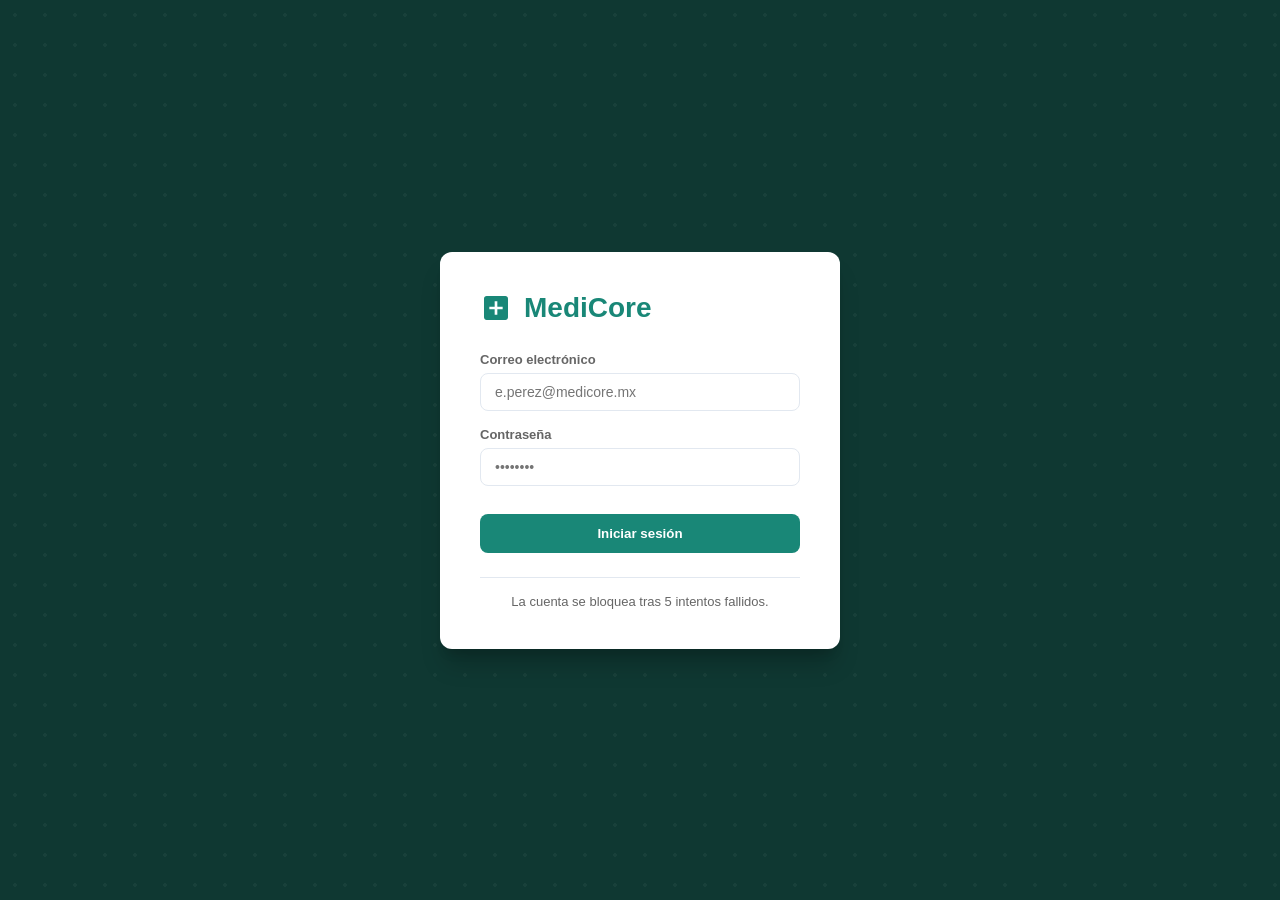
<file: medicore-frontend/index.html>
<!DOCTYPE html>
<html lang="es">
<head>
    <meta charset="UTF-8">
    <title>MediCore - Iniciar Sesión</title>
    <link rel="stylesheet" href="css/styles.css">
    <style>
        body.login-bg {
            background-color: var(--bg-primary);
            /* Patrón de puntos sutil para dar textura al fondo plano */
            background-image: radial-gradient(rgba(255, 255, 255, 0.04) 2px, transparent 2px);
            background-size: 30px 30px;
            display: flex;
            justify-content: center;
            align-items: center;
            height: 100vh;
            margin: 0;
        }
        
        .login-card {
            background-color: var(--bg-card);
            padding: 40px;
            border-radius: 12px;
            width: 100%;
            max-width: 400px;
            /* Sombra más amplia para un efecto "flotante" profesional */
            box-shadow: 0 20px 25px -5px rgba(0, 0, 0, 0.2), 0 10px 10px -5px rgba(0, 0, 0, 0.1);
        }

        .brand-logo {
            display: flex;
            align-items: center;
            gap: 12px;
            margin-bottom: 28px;
        }

        .brand-logo h2 {
            color: var(--accent);
            margin: 0;
            font-size: 28px;
        }

        .login-footer {
            font-size: 13px;
            color: var(--text-muted);
            margin-top: 24px;
            text-align: center;
            border-top: 1px solid var(--border-color);
            padding-top: 16px;
        }

        .error-msg {
            color: var(--badge-danger-text);
            background-color: var(--badge-danger-bg);
            padding: 12px;
            border-radius: 8px;
            font-size: 13px;
            margin-bottom: 20px;
            display: none;
            border: 1px solid #f8b4b4;
        }
    </style>
</head>
<body class="login-bg">

    <div class="login-card">
        <!-- Logotipo SVG integrado -->
        <div class="brand-logo">
            <svg width="32" height="32" viewBox="0 0 24 24" fill="var(--accent)" xmlns="http://www.w3.org/2000/svg">
                <path d="M19 3H5C3.89 3 3 3.89 3 5V19C3 20.11 3.89 21 5 21H19C20.11 21 21 20.11 21 19V5C21 3.89 20.11 3 19 3ZM17 13H13V17H11V13H7V11H11V7H13V11H17V13Z" />
            </svg>
            <h2>MediCore</h2>
        </div>
        
        <div id="error-box" class="error-msg"></div>

        <form id="login-form">
            <div class="form-group">
                <label>Correo electrónico</label>
                <input type="email" id="correo" class="form-control" placeholder="e.perez@medicore.mx" required>
            </div>
            
            <div class="form-group">
                <label>Contraseña</label>
                <input type="password" id="password" class="form-control" placeholder="••••••••" required>
            </div>
            
            <button type="submit" class="btn btn-primary" style="width: 100%; margin-top: 12px; padding: 12px;">Iniciar sesión</button>
        </form>

        <div class="login-footer">
            La cuenta se bloquea tras 5 intentos fallidos.
        </div>
    </div>

    <script src="js/login.js"></script>
</body>
</html>
</file>
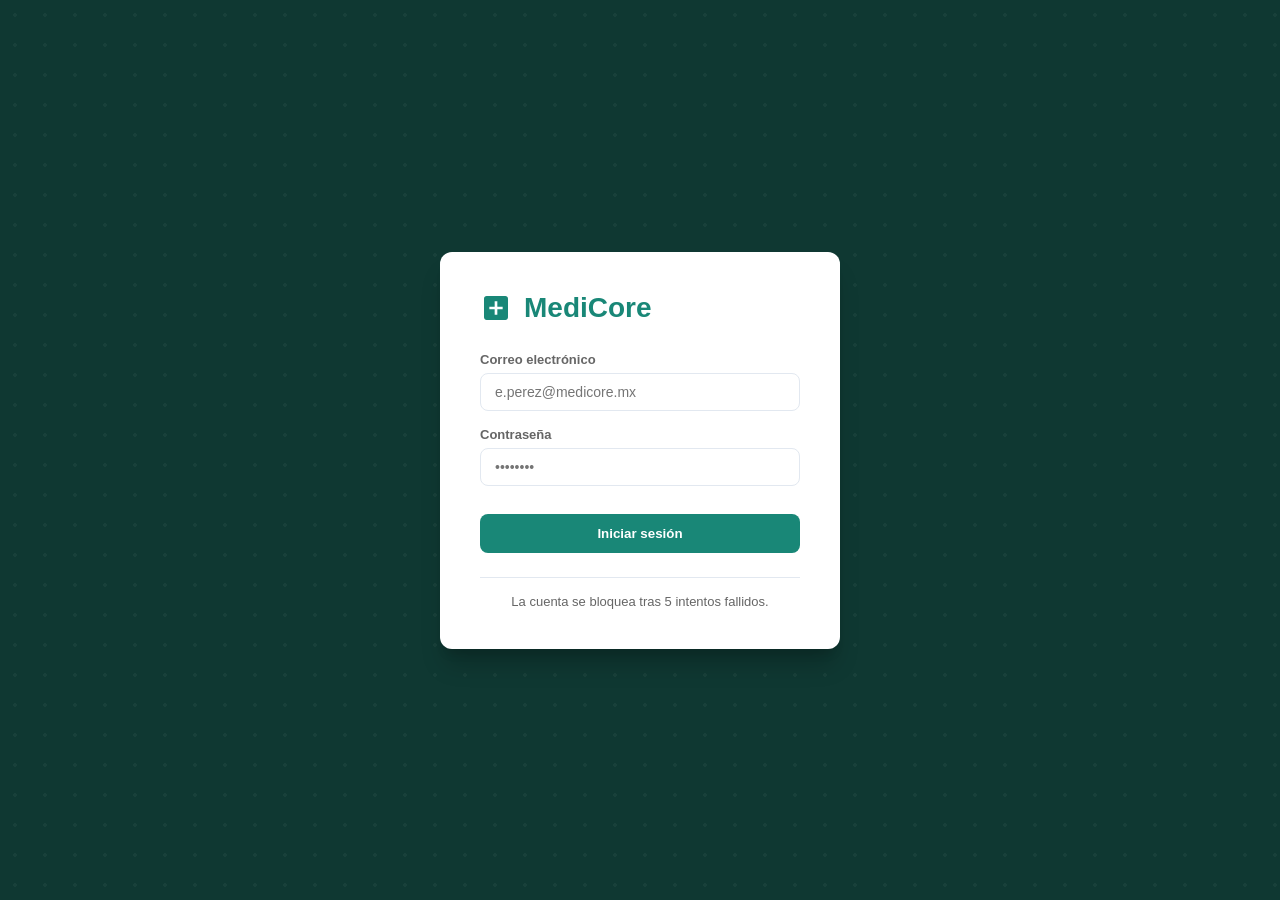
<file: medicore-frontend/admin.html>
<!DOCTYPE html>
<html lang="es">
<head>
    <meta charset="UTF-8">
    <title>MediCore - Administración</title>
    <link rel="stylesheet" href="css/styles.css">
</head>
<body>
    <div class="app-container">
        <!-- Menú Lateral -->
        <aside class="sidebar">
            <div>
                <div class="brand" style="display: flex; align-items: center; gap: 8px;">
                    <svg width="24" height="24" viewBox="0 0 24 24" fill="var(--accent)" xmlns="http://www.w3.org/2000/svg">
                        <path d="M19 3H5C3.89 3 3 3.89 3 5V19C3 20.11 3.89 21 5 21H19C20.11 21 21 20.11 21 19V5C21 3.89 20.11 3 19 3ZM17 13H13V17H11V13H7V11H11V7H13V11H17V13Z" />
                    </svg>
                    MediCore
                </div>
                <nav>
                    <button id="nav-usuarios" class="active" onclick="switchTab('usuarios')">Usuarios</button>
                    <button id="nav-reportes" onclick="switchTab('reportes')">Reportes</button>
                </nav>
            </div>

            <div>
                <button onclick="cerrarSesion()" style="width: 100%; background: transparent; border: none; color: #f87171; padding: 12px 16px; text-align: left; font-size: 15px; border-radius: 8px; cursor: pointer; transition: background 0.2s ease;">
                    Cerrar sesión
                </button>
            </div>
        </aside>

        <!-- Área Principal -->
        <main class="main-content">
            <div class="header-user">
                <span id="nombre-admin-header">Cargando... · Administradora</span>
            </div>

            <section id="tab-usuarios">
                <div style="display: flex; justify-content: space-between; align-items: center; margin-bottom: 24px;">
                    <h2>Usuarios y roles</h2>
                    <button class="btn btn-primary" onclick="toggleFormulario()">Nuevo usuario</button>
                </div>

                <!-- Formulario Dinámico (Crear / Editar) -->
                <div id="panel-nuevo-usuario" class="card" style="display: none; border-left: 4px solid var(--accent); margin-bottom: 24px;">
                    <h3 id="titulo-form" style="margin-bottom: 16px;">Registrar personal</h3>
                    <form id="form-usuario" onsubmit="guardarUsuario(event)">
                        <div style="display: grid; grid-template-columns: 1fr 1fr; gap: 16px;">
                            <div class="form-group">
                                <label>Nombre completo</label>
                                <input type="text" id="nombre" class="form-control" placeholder="Ej. Carlos Mendoza" required>
                            </div>
                            <div class="form-group">
                                <label>Correo electrónico</label>
                                <input type="email" id="correo" class="form-control" placeholder="c.mendoza@medicore.mx" required>
                            </div>
                            <div class="form-group" id="campo-password">
                                <label>Contraseña temporal</label>
                                <input type="password" id="password" class="form-control" placeholder="••••••••">
                            </div>
                            <div class="form-group">
                                <label>Rol del sistema</label>
                                <select id="rol" class="form-control" required>
                                    <option value="">-- Seleccionar rol --</option>
                                    <option value="Médico">Médico</option>
                                    <option value="Farmacia">Farmacia</option>
                                    <option value="Facturación">Facturación</option>
                                    <option value="Recepción">Recepción</option>
                                    <option value="Administrador">Administrador</option>
                                </select>
                            </div>
                        </div>
                        <div style="display: flex; justify-content: flex-end; gap: 12px; margin-top: 16px;">
                            <button type="button" class="btn btn-secondary" onclick="toggleFormulario()">Cancelar</button>
                            <button type="submit" class="btn btn-primary">Guardar usuario</button>
                        </div>
                    </form>
                </div>

                <!-- Tabla de Usuarios -->
                <div class="card">
                    <table class="table-custom">
                        <thead>
                            <tr>
                                <th>Nombre</th>
                                <th>Rol</th>
                                <th>Estado</th>
                                <th>Acciones</th>
                            </tr>
                        </thead>
                        <tbody id="tabla-usuarios-body">
                            <!-- Datos dinámicos -->
                        </tbody>
                    </table>
                </div>
            </section>

            <section id="tab-reportes" style="display: none;">
                <h2>Reportes financieros y operativos</h2>
                <br>
                <div class="card">
                    <p style="color: var(--text-muted);">Módulo de métricas en construcción...</p>
                </div>
            </section>
        </main>
    </div>

    <script src="js/admin.js"></script>
</body>
</html>
</file>
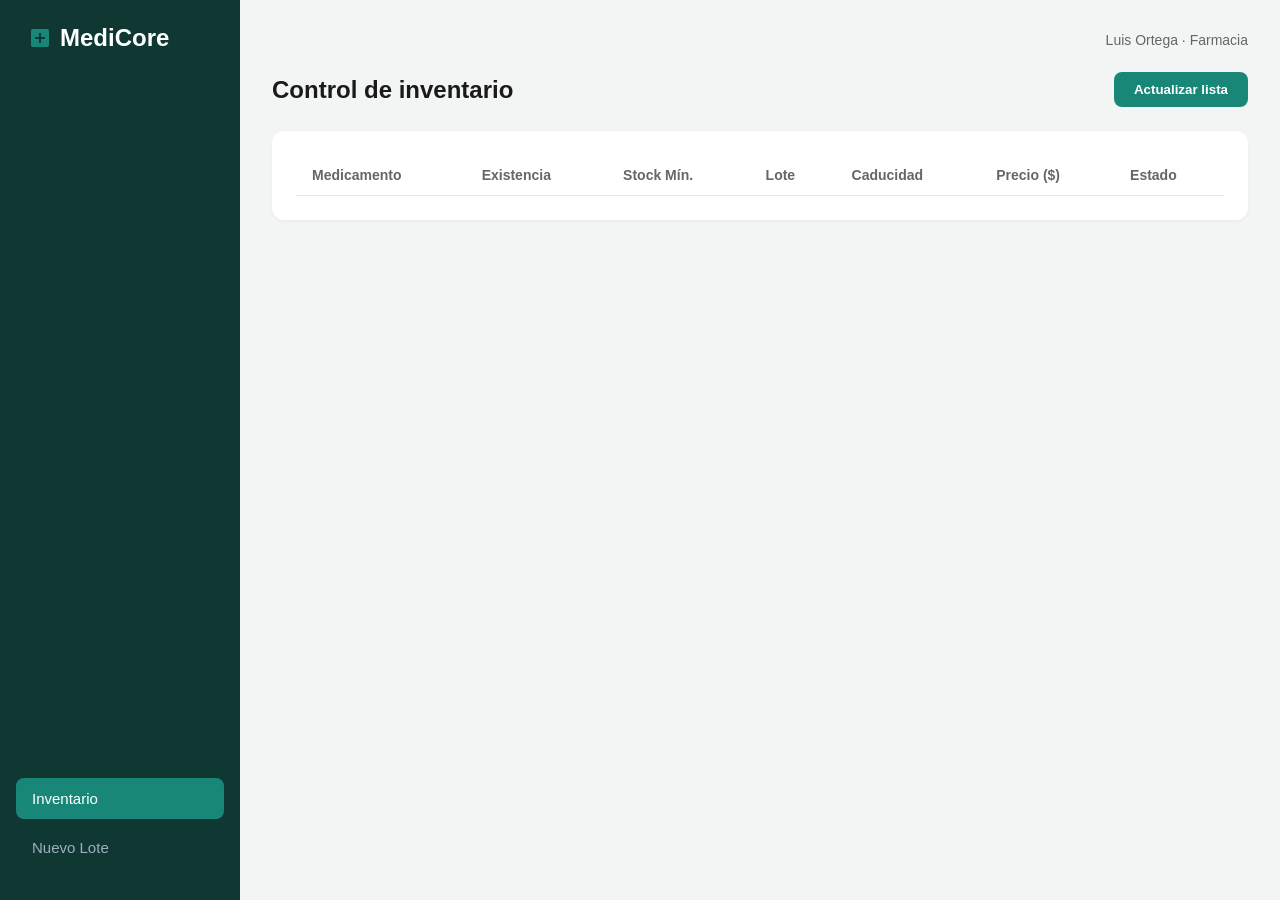
<file: medicore-frontend/farmacia.html>
<!DOCTYPE html>
<html lang="es">
<head>
    <meta charset="UTF-8">
    <title>MediCore - Módulo de Farmacia</title>
    <link rel="stylesheet" href="css/styles.css">
</head>
<body>
    <div class="app-container">
        <!-- Menú Lateral -->
        <aside class="sidebar">
            <div class="brand" style="display: flex; align-items: center; gap: 8px;">
                <svg width="24" height="24" viewBox="0 0 24 24" fill="var(--accent)" xmlns="http://www.w3.org/2000/svg">
                    <path d="M19 3H5C3.89 3 3 3.89 3 5V19C3 20.11 3.89 21 5 21H19C20.11 21 21 20.11 21 19V5C21 3.89 20.11 3 19 3ZM17 13H13V17H11V13H7V11H11V7H13V11H17V13Z" />
                </svg>
                MediCore
            </div>
            <nav>
                <button id="nav-inventario" class="active" onclick="switchTab('inventario')">Inventario</button>
                <button id="nav-entrada" onclick="switchTab('entrada')">Nuevo Lote</button>
            </nav>
        </aside>

        <!-- Área Principal -->
        <main class="main-content">
            <div class="header-user">
                <span id="nombre-usuario-header">Luis Ortega · Farmacia</span>
            </div>

            <!-- TAB 1: CONSULTA DE INVENTARIO (HU9) -->
            <section id="tab-inventario">
                <div style="display: flex; justify-content: space-between; align-items: center; margin-bottom: 24px;">
                    <h2>Control de inventario</h2>
                    <button class="btn btn-primary" onclick="cargarInventario()">Actualizar lista</button>
                </div>

                <div class="card">
                    <table class="table-custom">
                        <thead>
                            <tr>
                                <th>Medicamento</th>
                                <th>Existencia</th>
                                <th>Stock Mín.</th>
                                <th>Lote</th>
                                <th>Caducidad</th>
                                <th>Precio ($)</th>
                                <th>Estado</th>
                            </tr>
                        </thead>
                        <tbody id="tabla-inventario-body">
                            <!-- Datos cargados dinámicamente -->
                        </tbody>
                    </table>
                </div>
            </section>

            <!-- TAB 2: REGISTRAR ENTRADA DE MEDICAMENTO (HU15) -->
            <section id="tab-entrada" style="display: none;">
                <h2>Registrar entrada de medicamentos</h2>
                <br>
                <div class="card" style="max-width: 600px;">
                    <form id="form-medicamento" onsubmit="registrarMedicamento(event)">
                        <div class="form-group">
                            <label>Nombre del medicamento</label>
                            <input type="text" id="nombre" class="form-control" placeholder="Ej. Ibuprofeno 400 mg" required>
                        </div>
                        <div style="display: grid; grid-template-columns: 1fr 1fr; gap: 16px;">
                            <div class="form-group">
                                <label>Existencia inicial</label>
                                <input type="number" id="existencia" class="form-control" placeholder="50" required>
                            </div>
                            <div class="form-group">
                                <label>Stock mínimo</label>
                                <input type="number" id="stockMinimo" class="form-control" placeholder="20" required>
                            </div>
                        </div>
                        <div style="display: grid; grid-template-columns: 1fr 1fr; gap: 16px;">
                            <div class="form-group">
                                <label>Número de lote</label>
                                <input type="text" id="lote" class="form-control" placeholder="L-2402" required>
                            </div>
                            <div class="form-group">
                                <label>Fecha de caducidad</label>
                                <input type="date" id="caducidad" class="form-control" required>
                            </div>
                        </div>
                        <div class="form-group">
                            <label>Precio unitario ($)</label>
                            <input type="number" step="0.01" id="precio" class="form-control" placeholder="110.00" required>
                        </div>
                        <div style="display: flex; justify-content: flex-end; gap: 12px; margin-top: 20px;">
                            <button type="button" class="btn btn-secondary" onclick="switchTab('inventario')">Cancelar</button>
                            <button type="submit" class="btn btn-primary">Guardar en inventario</button>
                        </div>
                    </form>
                </div>
            </section>
        </main>
    </div>

    <script src="js/farmacia.js"></script>
</body>
</html>
</file>
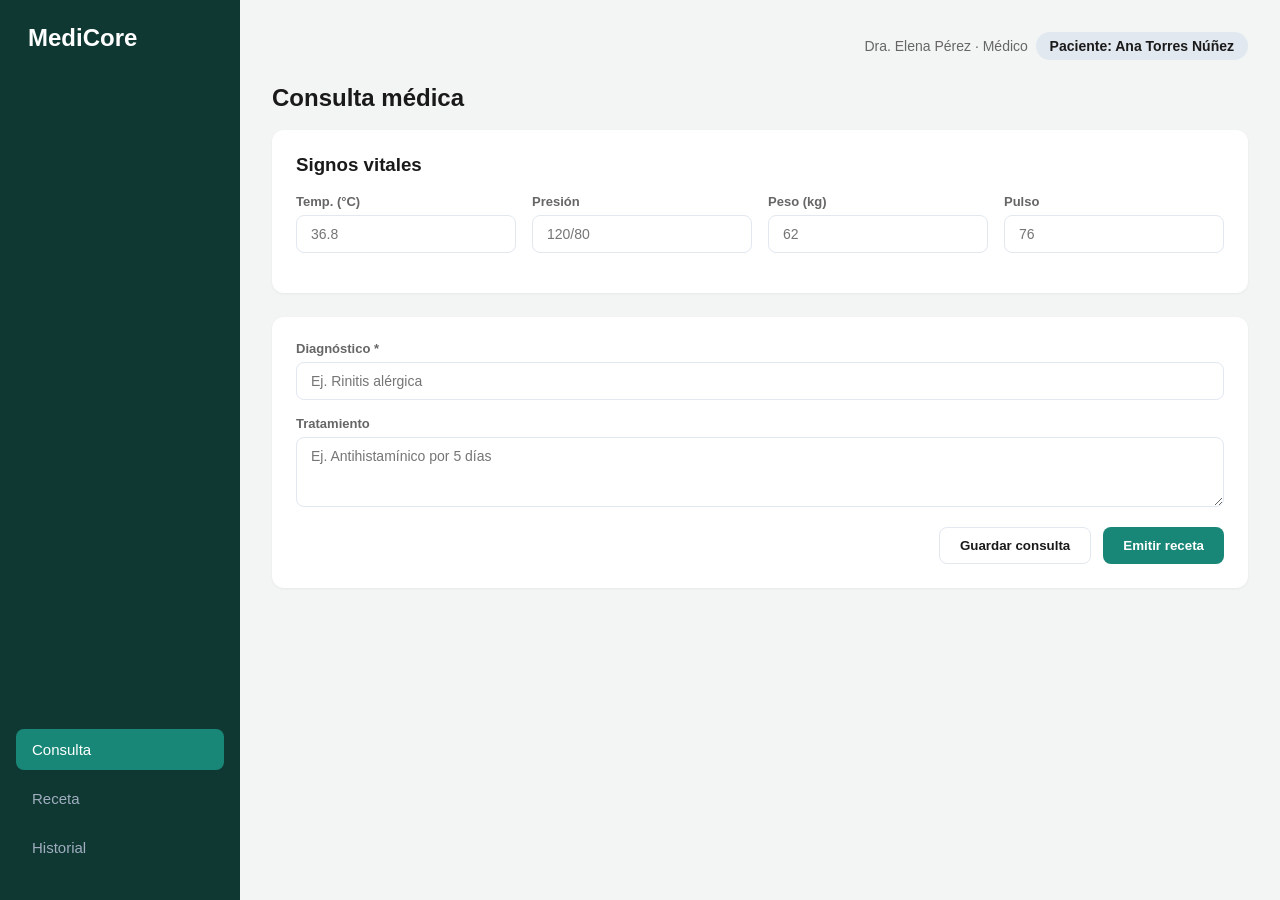
<file: medicore-frontend/medico.html>
<!DOCTYPE html>
<html lang="es">
<head>
    <meta charset="UTF-8">
    <title>MediCore - Panel Médico</title>
    <link rel="stylesheet" href="css/styles.css">
</head>
<body>
    <div class="app-container">
        <!-- Menú Lateral Navigacional -->
        <aside class="sidebar">
            <div class="brand">MediCore</div>
            <nav>
                <button id="nav-consulta" class="active" onclick="switchTab('consulta')">Consulta</button>
                <button id="nav-receta" onclick="switchTab('receta')">Receta</button>
                <button id="nav-historial" onclick="switchTab('historial')">Historial</button>
            </nav>
        </aside>

        <!-- Área de Trabajo -->
        <main class="main-content">
            <div class="header-user">
                <span>Dra. Elena Pérez · Médico &nbsp;</span>
                <span class="user-pill" id="paciente-actual">Paciente: Ana Torres Núñez</span>
            </div>

            <!-- TAB 1: REGISTRO DE CONSULTA (HU6) -->
            <section id="tab-consulta">
                <h2>Consulta médica</h2>
                <br>
                <form id="form-consulta" onsubmit="guardarConsulta(event)">
                    <div class="card">
                        <h3>Signos vitales</h3>
                        <br>
                        <div style="display: grid; grid-template-columns: repeat(4, 1fr); gap: 16px;">
                            <div class="form-group">
                                <label>Temp. (°C)</label>
                                <input type="number" step="0.1" id="temp" class="form-control" placeholder="36.8" required>
                            </div>
                            <div class="form-group">
                                <label>Presión</label>
                                <input type="text" id="presion" class="form-control" placeholder="120/80" required>
                            </div>
                            <div class="form-group">
                                <label>Peso (kg)</label>
                                <input type="number" step="0.1" id="peso" class="form-control" placeholder="62" required>
                            </div>
                            <div class="form-group">
                                <label>Pulso</label>
                                <input type="number" id="pulso" class="form-control" placeholder="76" required>
                            </div>
                        </div>
                    </div>

                    <div class="card">
                        <div class="form-group">
                            <label>Diagnóstico *</label>
                            <input type="text" id="diagnostico" class="form-control" placeholder="Ej. Rinitis alérgica" required>
                        </div>
                        <div class="form-group">
                            <label>Tratamiento</label>
                            <textarea id="tratamiento" class="form-control" rows="3" placeholder="Ej. Antihistamínico por 5 días"></textarea>
                        </div>
                        <div style="display: flex; justify-content: flex-end; gap: 12px; margin-top: 16px;">
                            <button type="submit" class="btn btn-secondary">Guardar consulta</button>
                            <button type="button" class="btn btn-primary" onclick="switchTab('receta')">Emitir receta</button>
                        </div>
                    </div>
                </form>
            </section>

            <!-- TAB 2: RECETA ELECTRÓNICA (HU7) -->
            <section id="tab-receta" style="display: none;">
                <h2>Receta electrónica</h2>
                <br>
                <div class="card">
                    <div class="form-group">
                        <label>Medicamento del catálogo</label>
                        <select id="select-medicamento" class="form-control" onchange="agregarMedicamentoFila()">
                            <option value="">-- Seleccionar medicamento --</option>
                            <option value="1">Paracetamol 500 mg</option>
                            <option value="2">Loratadina 10 mg</option>
                            <option value="3">Amoxicilina 500 mg</option>
                        </select>
                    </div>

                    <table class="table-custom">
                        <thead>
                            <tr>
                                <th>Medicamento</th>
                                <th>Dosis</th>
                                <th>Días</th>
                                <th>Acción</th>
                            </tr>
                        </thead>
                        <tbody id="tabla-receta-body">
                            <!-- Filas dinámicas agregadas por JS -->
                        </tbody>
                    </table>

                    <div style="display: flex; justify-content: flex-end; gap: 12px; margin-top: 24px;">
                        <button class="btn btn-secondary" onclick="switchTab('consulta')">Cancelar</button>
                        <button class="btn btn-primary" onclick="emitirRecetaFinal()">Emitir receta</button>
                    </div>
                </div>
            </section>

            <!-- TAB 3: HISTORIAL CLÍNICO (HU12) -->
            <section id="tab-historial" style="display: none;">
                <h2>Historial clínico</h2>
                <br>
                <div id="historial-container">
                    <!-- Tarjetas de historial dinámicas -->
                </div>
            </section>
        </main>
    </div>

    <script src="js/medico.js"></script>
</body>
</html>
</file>
<file: medicore-frontend/css/styles.css>
:root {
    --bg-primary: #0f3832;       /* Verde oscuro del Sidebar y Login */
    --bg-main: #f3f5f5;          /* Fondo claro de la aplicación */
    --bg-card: #ffffff;          /* Tarjetas y paneles blancos */
    --accent: #198777;           /* Verde de botones y selecciones */
    --accent-hover: #136a5d;
    --text-primary: #1a1a1a;
    --text-muted: #666666;
    --border-color: #e2e8f0;
    
    /* Estados de Inventario y Badges */
    --badge-danger-bg: #fde8e8;
    --badge-danger-text: #9b1c1c;
    --badge-warning-bg: #fef08a;
    --badge-warning-text: #713f12;
    --badge-success-bg: #def7ec;
    --badge-success-text: #03543f;
}

* {
    box-sizing: border-box;
    margin: 0;
    padding: 0;
    font-family: 'Segoe UI', Tahoma, Geneva, Verdana, sans-serif;
}

body {
    background-color: var(--bg-main);
    color: var(--text-primary);
    display: flex;
    height: 100vh;
    overflow: hidden;
}

/* Contenedor Principal con Layout en 2 columnas */
.app-container {
    display: flex;
    width: 100%;
    height: 100%;
}

/* Sidebar estilo Figma */
.sidebar {
    width: 240px;
    background-color: var(--bg-primary);
    color: #ffffff;
    display: flex;
    flex-direction: column;
    justify-content: space-between; /* Esto empuja el botón de cerrar sesión hacia abajo */
    padding: 24px 16px;
}

.sidebar .brand {
    font-size: 24px;
    font-weight: bold;
    margin-bottom: 32px;
    padding-left: 12px;
}

.sidebar nav button {
    width: 100%;
    background: transparent;
    border: none;
    color: #a0aec0;
    padding: 12px 16px;
    text-align: left;
    font-size: 15px;
    border-radius: 8px;
    cursor: pointer;
    margin-bottom: 8px;
    transition: all 0.2s ease;
}

.sidebar nav button.active,
.sidebar nav button:hover {
    background-color: var(--accent);
    color: #ffffff;
}

/* Área de Contenido Principal */
.main-content {
    flex: 1;
    padding: 32px;
    overflow-y: auto;
}

.header-user {
    display: flex;
    justify-content: flex-end;
    align-items: center;
    margin-bottom: 24px;
    font-size: 14px;
    color: var(--text-muted);
}

.user-pill {
    background-color: #e2e8f0;
    padding: 6px 14px;
    border-radius: 20px;
    font-weight: 600;
    color: var(--text-primary);
}

/* Componentes UI reutilizables */
.card {
    background-color: var(--bg-card);
    border-radius: 12px;
    padding: 24px;
    box-shadow: 0 1px 3px rgba(0,0,0,0.05);
    margin-bottom: 24px;
}

.form-group {
    margin-bottom: 16px;
}

.form-group label {
    display: block;
    margin-bottom: 6px;
    font-size: 13px;
    font-weight: 600;
    color: var(--text-muted);
}

.form-control {
    width: 100%;
    padding: 10px 14px;
    border: 1px solid var(--border-color);
    border-radius: 8px;
    font-size: 14px;
    outline: none;
}

.form-control:focus {
    border-color: var(--accent);
}

.btn {
    padding: 10px 20px;
    border-radius: 8px;
    border: none;
    font-weight: 600;
    cursor: pointer;
    transition: background 0.2s ease;
}

.btn-primary {
    background-color: var(--accent);
    color: white;
}

.btn-primary:hover {
    background-color: var(--accent-hover);
}

.btn-secondary {
    background-color: transparent;
    border: 1px solid var(--border-color);
    color: var(--text-primary);
}

/* Badges e Insignias */
.badge {
    padding: 4px 12px;
    border-radius: 12px;
    font-size: 12px;
    font-weight: bold;
    display: inline-block;
}

.badge-bajo { background-color: var(--badge-danger-bg); color: var(--badge-danger-text); }
.badge-caducar { background-color: var(--badge-warning-bg); color: var(--badge-warning-text); }
.badge-normal { background-color: var(--badge-success-bg); color: var(--badge-success-text); }

/* Tablas */
.table-custom {
    width: 100%;
    border-collapse: collapse;
}

.table-custom th, .table-custom td {
    padding: 12px 16px;
    text-align: left;
    border-bottom: 1px solid var(--border-color);
    font-size: 14px;
}

.table-custom th {
    color: var(--text-muted);
    font-weight: 600;
}
</file>
